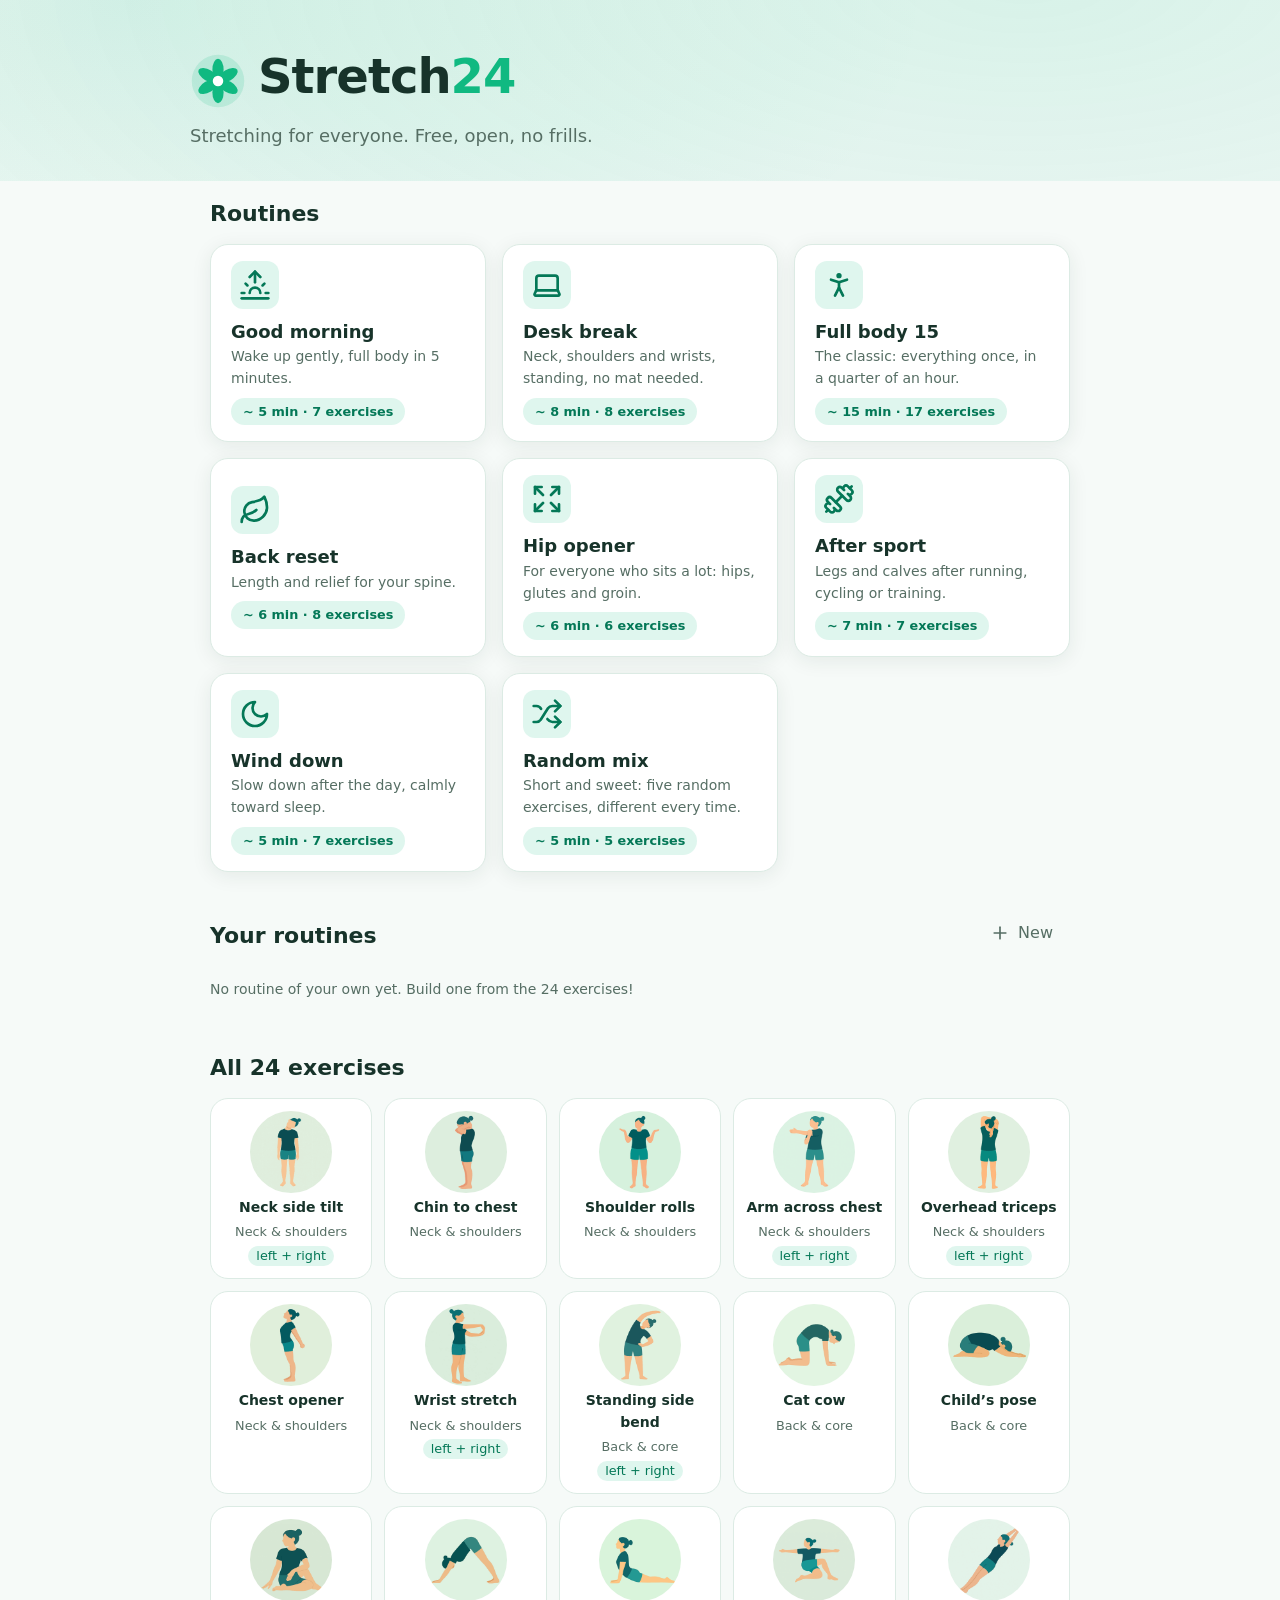
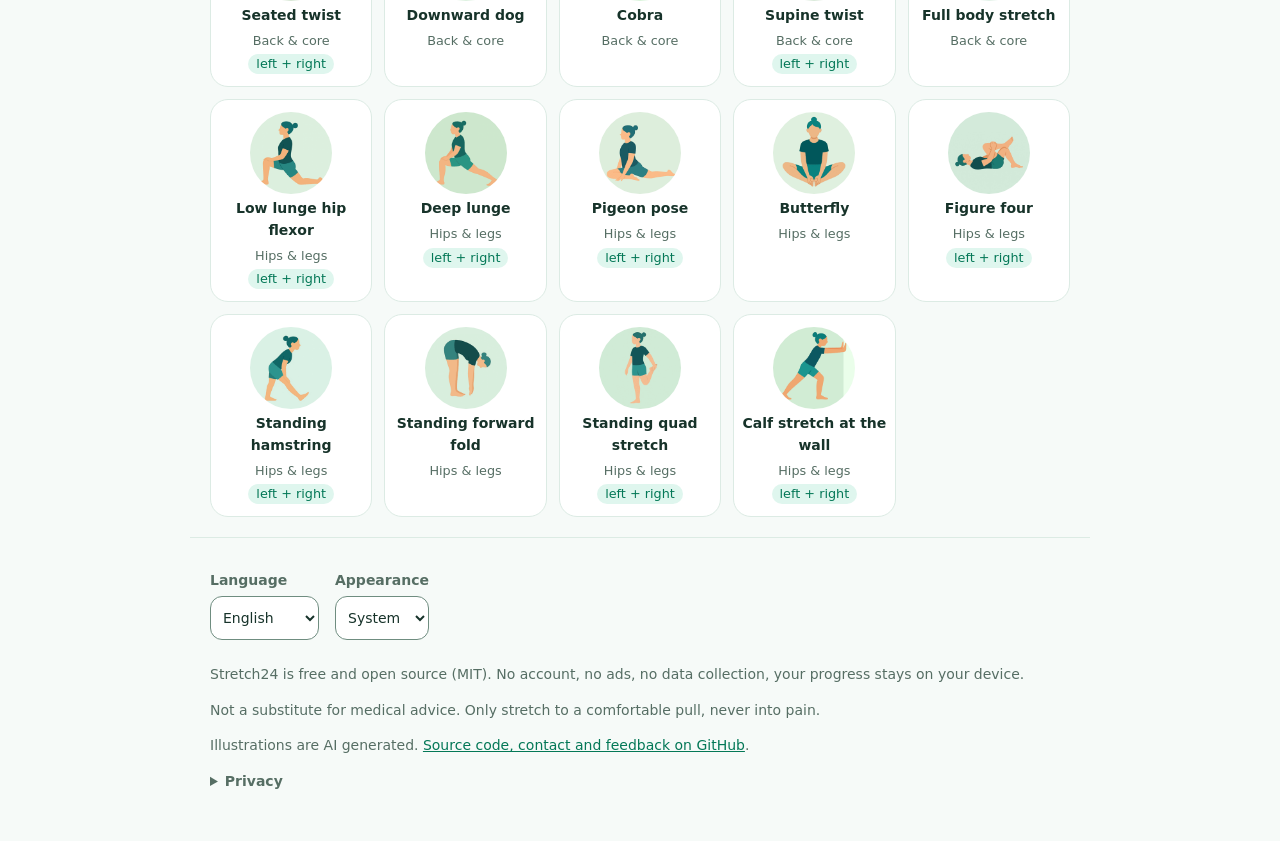
<file: index.html>
<!DOCTYPE html>
<!-- Statisch steht hier Englisch: Crawler ohne JS sehen so die Fassung mit
     der grössten Reichweite. Die App setzt Sprache, Titel und Description
     beim Start passend zur Nutzersprache (assets/i18n.js). -->
<html lang="en">
<head>
  <meta charset="UTF-8">
  <meta name="viewport" content="width=device-width, initial-scale=1.0, viewport-fit=cover">
  <meta http-equiv="Content-Security-Policy" content="default-src 'self'; script-src 'self'; style-src 'self'; img-src 'self'; connect-src 'self'; base-uri 'none'; form-action 'none'; object-src 'none'">
  <meta name="referrer" content="no-referrer">
  <meta name="description" content="Stretch24 – 24 guided stretching exercises, completely free. No account, no ads, works offline.">
  <meta name="color-scheme" content="light dark">
  <meta name="theme-color" media="(prefers-color-scheme: light)" content="#10b981">
  <meta name="theme-color" media="(prefers-color-scheme: dark)" content="#0d1614">
  <title>Stretch24 · Stretching for everyone. Free.</title>
  <link rel="canonical" href="https://xenofex7.github.io/stretch24/">
  <meta property="og:title" content="Stretch24 · Stretching for everyone. Free.">
  <meta property="og:description" content="24 guided stretching exercises, completely free. No account, no ads, works offline.">
  <meta property="og:type" content="website">
  <meta property="og:url" content="https://xenofex7.github.io/stretch24/">
  <meta property="og:image" content="https://xenofex7.github.io/stretch24/assets/og-image.png">
  <meta property="og:image:width" content="1200">
  <meta property="og:image:height" content="630">
  <meta property="og:image:alt" content="Stretch24 logo with tagline: Stretching for everyone. Free, open, no frills.">
  <meta property="og:site_name" content="Stretch24">
  <meta property="og:locale" content="en_US">
  <meta property="og:locale:alternate" content="de_CH">
  <meta property="og:locale:alternate" content="fr_FR">
  <meta property="og:locale:alternate" content="it_IT">
  <meta property="og:locale:alternate" content="es_ES">
  <meta property="og:locale:alternate" content="pt_PT">
  <meta name="twitter:card" content="summary_large_image">
  <meta name="twitter:title" content="Stretch24 · Stretching for everyone. Free.">
  <meta name="twitter:description" content="24 guided stretching exercises, completely free. No account, no ads, works offline.">
  <meta name="twitter:image" content="https://xenofex7.github.io/stretch24/assets/og-image.png">
  <meta name="mobile-web-app-capable" content="yes">
  <meta name="apple-mobile-web-app-capable" content="yes">
  <meta name="apple-mobile-web-app-status-bar-style" content="default">
  <meta name="apple-mobile-web-app-title" content="Stretch24">
  <link rel="manifest" href="manifest.webmanifest">
  <link rel="icon" href="icon.svg" type="image/svg+xml">
  <link rel="apple-touch-icon" href="icon-180.png">
  <link rel="stylesheet" href="assets/style.css">
  <script type="application/ld+json">
  {
    "@context": "https://schema.org",
    "@type": "WebApplication",
    "name": "Stretch24",
    "url": "https://xenofex7.github.io/stretch24/",
    "description": "24 guided stretching exercises, completely free. No account, no ads, works offline.",
    "applicationCategory": "HealthApplication",
    "operatingSystem": "Any",
    "inLanguage": ["de", "en", "fr", "it", "es", "pt"],
    "offers": { "@type": "Offer", "price": "0", "priceCurrency": "CHF" },
    "license": "https://github.com/xenofex7/stretch24/blob/main/LICENSE"
  }
  </script>
</head>
<body>

  <a class="skip-link" href="#main" data-i18n="skip">Skip to content</a>

  <main id="main">

    <!-- ===== Home ===== -->
    <section id="view-home" class="view active" tabindex="-1" data-i18n-aria="homeAria" aria-label="Overview">
      <header class="hero">
        <div class="hero-inner">
          <div class="logo-row">
            <svg class="logo" viewBox="0 0 64 64" aria-hidden="true">
              <circle cx="32" cy="32" r="30" fill="var(--accent)" opacity="0.15"/>
              <g fill="var(--accent)">
                <ellipse cx="32" cy="19" rx="6.4" ry="12.5"/>
                <ellipse cx="32" cy="19" rx="6.4" ry="12.5" transform="rotate(60 32 32)"/>
                <ellipse cx="32" cy="19" rx="6.4" ry="12.5" transform="rotate(120 32 32)"/>
                <ellipse cx="32" cy="19" rx="6.4" ry="12.5" transform="rotate(180 32 32)"/>
                <ellipse cx="32" cy="19" rx="6.4" ry="12.5" transform="rotate(240 32 32)"/>
                <ellipse cx="32" cy="19" rx="6.4" ry="12.5" transform="rotate(300 32 32)"/>
              </g>
              <circle cx="32" cy="32" r="6" fill="var(--surface)"/>
            </svg>
            <h1>Stretch<span class="accent">24</span></h1>
          </div>
          <p class="tagline" data-i18n="tagline">Stretching for everyone. Free, open, no frills.</p>
          <div class="streak-bar" id="streak-bar" hidden>
            <span id="streak-flame"></span>
            <span id="streak-text"></span>
          </div>
        </div>
      </header>

      <section class="section">
        <h2 data-i18n="routines">Routines</h2>
        <div id="routine-list" class="card-grid"></div>
      </section>

      <section class="section">
        <div class="section-head">
          <h2 data-i18n="customRoutines">Your routines</h2>
          <button class="btn btn-ghost btn-with-icon" id="btn-new-routine"><span data-i18n="newRoutine">New</span></button>
        </div>
        <div id="custom-routine-list" class="card-grid"></div>
        <p id="custom-empty" class="muted" data-i18n="customEmpty" data-i18n-n="24">No routine of your own yet. Build one from the 24 exercises!</p>
      </section>

      <section class="section">
        <h2 data-i18n="allExercises" data-i18n-n="24">All 24 exercises</h2>
        <div id="exercise-list" class="exercise-grid"></div>
      </section>

      <footer class="footer">
        <div class="footer-settings">
          <label class="setting">
            <span data-i18n="langLabel">Language</span>
            <select class="setting-select" id="lang-select">
              <option value="de">Deutsch</option>
              <option value="en">English</option>
              <option value="fr">Français</option>
              <option value="it">Italiano</option>
              <option value="es">Español</option>
              <option value="pt">Português</option>
            </select>
          </label>
          <label class="setting">
            <span data-i18n="themeLabel">Appearance</span>
            <select class="setting-select" id="theme-select">
              <option value="system" data-i18n="themeSystem">System</option>
              <option value="light" data-i18n="themeLight">Light</option>
              <option value="dark" data-i18n="themeDark">Dark</option>
            </select>
          </label>
        </div>
        <p data-i18n="footerFree">Stretch24 is free and open source (MIT). No account, no ads, no data collection, your progress stays on your device.</p>
        <p class="muted" data-i18n="footerMedical">Not a substitute for medical advice. Only stretch to a comfortable pull, never into pain.</p>
        <p class="muted"><span data-i18n="footerAi">Illustrations are AI generated.</span> <a href="https://github.com/xenofex7/stretch24" data-i18n="footerSource">Source code, contact and feedback on GitHub</a>.</p>
        <details class="privacy">
          <summary data-i18n="privacy">Privacy</summary>
          <ul>
            <li data-i18n="privacyLocal">All usage data (your routines, streak, stats, sound setting) stays in your browser as localStorage and is never transmitted. To delete it, simply clear this site’s browser data.</li>
            <li data-i18n="privacyNoTracking">No tracking, no cookies, no ads, no accounts, no external services.</li>
            <li><span data-i18n="privacyHosting">Hosted on GitHub Pages (GitHub Inc., USA). For technical reasons GitHub logs your IP address and browser identifier when the page is loaded, see</span> <a href="https://docs.github.com/site-policy/privacy-policies/github-general-privacy-statement" data-i18n="privacyHostingLink">GitHub Privacy Statement</a>.</li>
            <li><span data-i18n="privacyContact">Questions or requests:</span> <a href="https://github.com/xenofex7/stretch24/issues" data-i18n="privacyContactLink">GitHub Issues</a>.</li>
          </ul>
        </details>
      </footer>
    </section>

    <!-- ===== Player ===== -->
    <section id="view-player" class="view" tabindex="-1" data-i18n-aria="playerAria" aria-label="Exercise player">
      <div class="player">
        <div class="player-top">
          <button class="btn btn-ghost" id="btn-quit" data-i18n-aria="quit" aria-label="Quit"></button>
          <div class="player-progress" id="player-progress"></div>
          <button class="btn btn-ghost" id="btn-sound" data-i18n-aria="soundToggle" aria-label="Sound on/off"></button>
        </div>

        <div class="player-stage">
          <div class="pose-wrap">
            <svg id="ring" class="ring" viewBox="0 0 260 260" aria-hidden="true">
              <circle class="ring-bg" cx="130" cy="130" r="120"/>
              <circle class="ring-fg" id="ring-fg" cx="130" cy="130" r="120"/>
            </svg>
            <div class="pose" id="pose-figure"></div>
            <div class="countdown" id="countdown" role="timer" data-i18n-aria="countdownAria" aria-label="Seconds remaining">0</div>
          </div>
          <div class="side-badge" id="side-badge" hidden></div>
          <h1 class="player-title" id="player-title">…</h1>
          <p class="player-hint" id="player-hint"></p>
          <p class="visually-hidden" role="status" id="player-announce"></p>
        </div>

        <div class="player-controls">
          <button class="btn btn-round" id="btn-prev" data-i18n-aria="prev" aria-label="Previous"></button>
          <button class="btn btn-round btn-big" id="btn-pause" data-i18n-aria="pause" aria-label="Pause"></button>
          <button class="btn btn-round" id="btn-next" data-i18n-aria="next" aria-label="Next"></button>
        </div>
        <p class="player-next muted" id="player-next"></p>
      </div>
    </section>

    <!-- ===== Fertig ===== -->
    <section id="view-done" class="view" tabindex="-1" data-i18n-aria="doneAria" aria-label="Session complete">
      <div class="done-screen">
        <div class="done-icon" id="done-icon"></div>
        <h1 data-i18n="doneTitle">Done!</h1>
        <p id="done-summary"></p>
        <p id="done-streak" class="done-streak"></p>
        <button class="btn btn-primary" id="btn-done-home" data-i18n="doneBack">Back to overview</button>
      </div>
    </section>

    <!-- ===== Routinen-Builder ===== -->
    <section id="view-builder" class="view" tabindex="-1" data-i18n-aria="builderAria" aria-label="Create your own routine">
      <div class="builder">
        <div class="builder-head">
          <button class="btn btn-ghost btn-with-icon" id="btn-builder-back"><span data-i18n="builderBack">Back</span></button>
          <h1 data-i18n="builderTitle">Your routine</h1>
        </div>
        <label class="field">
          <span data-i18n="builderName">Name</span>
          <input type="text" id="builder-name" maxlength="40" data-i18n-placeholder="builderNamePlaceholder" placeholder="e.g. My evening routine">
        </label>
        <label class="field">
          <span><span data-i18n="builderSecs">Seconds per exercise:</span> <strong id="builder-secs-label">30</strong></span>
          <input type="range" id="builder-secs" min="15" max="90" step="5" value="30">
        </label>
        <p class="muted" data-i18n="builderHint">Tap exercises to select them, the order follows your selection.</p>
        <div id="builder-exercises" class="exercise-grid selectable"></div>
        <div class="builder-foot">
          <span id="builder-summary" class="muted"></span>
          <button class="btn btn-primary" id="btn-builder-save" data-i18n="builderSave" disabled>Save</button>
        </div>
      </div>
    </section>

  </main>

  <!-- ===== Übungs-Detail (Dialog) ===== -->
  <dialog id="exercise-dialog" aria-labelledby="dialog-title">
    <div class="dialog-pose" id="dialog-pose"></div>
    <h2 id="dialog-title"></h2>
    <p id="dialog-desc"></p>
    <div class="dialog-actions">
      <button class="btn btn-ghost" id="dialog-close" data-i18n="dialogClose">Close</button>
      <button class="btn btn-primary" id="dialog-try">Try for 60 s</button>
    </div>
  </dialog>

  <script src="assets/icons.js" defer></script>
  <script src="assets/i18n.js" defer></script>
  <script src="assets/data.js" defer></script>
  <script src="assets/app.js" defer></script>
</body>
</html>
</file>
<file: assets/style.css>
/* ===== Stretch24 ===== */
:root {
  /* Farbwerte stehen als light-dark(hell, dunkel) nur einmal da. Welche
   * Hälfte gilt, entscheidet color-scheme - per Voreinstellung das System,
   * sonst die Wahl im Footer (data-theme, gesetzt von app.js). */
  color-scheme: light dark;
  --accent: light-dark(#10b981, #34d399);
  --accent-soft: light-dark(#10b98122, #34d39922);
  --accent-strong: light-dark(#047857, #6ee7b7);
  --accent-ink: #05281c;   /* Text auf Akzent-Flächen, dunkel genug für AA in beiden Themes */
  --danger: light-dark(#e11d48, #fb7185);
  --bg: light-dark(#f6faf8, #0d1614);
  --surface: light-dark(#ffffff, #16211d);
  --text: light-dark(#17332a, #e5f2ec);
  --muted: light-dark(#566e64, #8aa79b);
  --border: light-dark(#dcebe4, #223730);
  --border-strong: light-dark(#6f8d80, #8aa79b); /* Formularfelder: mind. 3:1 gegen die Fläche */
  --shadow: 0 4px 20px light-dark(rgba(23, 51, 42, 0.08), rgba(0, 0, 0, 0.35));

  /* Abstände: 4-px-Raster, die Zahl im Namen ist der Faktor (space-3 = 12 px). */
  --space-1: 0.25rem;
  --space-2: 0.5rem;
  --space-3: 0.75rem;
  --space-4: 1rem;
  --space-5: 1.25rem;
  --space-6: 1.5rem;
  --space-8: 2rem;
  --space-12: 3rem;

  /* Schriftgrössen: modulare Skala, Basis 1rem. Kleiner als --text-xs wird
   * nichts gesetzt (Lesbarkeit auf kleinen Displays). */
  --text-xs: 0.8rem;
  --text-sm: 0.875rem;
  --text-base: 1rem;
  --text-md: 1.125rem;
  --text-lg: 1.375rem;
  --text-xl: 1.5rem;
  --text-2xl: 2rem;
  --text-hero: clamp(2rem, 6vw, 3rem);

  /* Radien: xs für Balken, md für Bedienelemente, lg für Flächen. */
  --radius-xs: 4px;
  --radius-sm: 8px;
  --radius-md: 12px;
  --radius-lg: 18px;
  --radius-pill: 999px;

  /* Maximale Lesebreite der Inhaltsspalte. */
  --width-content: 900px;
}

/* Feste Wahl aus dem Footer: schaltet zugleich das Chrome des Browsers
 * (Scrollbars, Formularfelder, Dialog-Defaults) auf das richtige Schema. */
:root[data-theme="light"] { color-scheme: light; }
:root[data-theme="dark"] { color-scheme: dark; }

* { box-sizing: border-box; }

[hidden] { display: none !important; }

/* Sichtbarer Fokus-Ring für Tastatur-Navigation */
:focus-visible {
  outline: 3px solid var(--accent-strong);
  outline-offset: 2px;
}

/* Nur für Screenreader sichtbar (Live-Ansagen im Player) */
.visually-hidden {
  position: absolute;
  width: 1px; height: 1px;
  margin: -1px; padding: 0; border: 0;
  clip-path: inset(50%);
  overflow: hidden;
  white-space: nowrap;
}

.skip-link {
  position: absolute; left: var(--space-3); top: var(--space-3);
  z-index: 10;
  background: var(--surface); color: var(--text);
  border: 1px solid var(--border-strong); border-radius: var(--radius-md);
  padding: var(--space-2) var(--space-4);
  transform: translateY(-200%);
}
.skip-link:focus { transform: none; }

/* Lucide-Icons (Inline-SVG, erben Farbe über currentColor) */
.icon {
  width: 1.25em; height: 1.25em;
  vertical-align: -0.25em;
  flex-shrink: 0;
}
.btn-with-icon { display: inline-flex; align-items: center; gap: var(--space-2); }
.btn-round .icon { width: 1.35rem; height: 1.35rem; vertical-align: middle; }
.btn-big .icon { width: 1.8rem; height: 1.8rem; }
.streak-bar .icon { color: var(--accent-strong); }

/* Illustrationen (assets/img): Bilder haben einen einfarbigen Mint-
 * Hintergrund und werden rund zugeschnitten. */
img.figure-img {
  width: 100%; height: 100%;
  object-fit: cover;
  border-radius: 50%;
  aspect-ratio: 1;
}
/* Rechte Seite: Figur spiegeln statt doppelt generieren.
 * Auf dem Container, damit die breathe-Animation (transform auf .figure)
 * nicht mit dem Spiegeln kollidiert. */
.pose.flip { transform: scaleX(-1); }

html { -webkit-text-size-adjust: 100%; }

body {
  margin: 0;
  font-family: system-ui, -apple-system, 'Segoe UI', Roboto, sans-serif;
  background: var(--bg);
  color: var(--text);
  line-height: 1.55;
}

h1, h2, h3 { line-height: 1.2; margin: 0 0 var(--space-2); }
.accent { color: var(--accent); }
.muted { color: var(--muted); font-size: var(--text-sm); }

.view { display: none; min-height: 100dvh; }
.view.active { display: block; }

/* ===== Hero ===== */
.hero {
  background:
    radial-gradient(1200px 500px at 80% -10%, var(--accent-soft), transparent),
    radial-gradient(800px 400px at 10% 0%, var(--accent-soft), transparent);
  padding: var(--space-12) var(--space-5) var(--space-8);
}
.hero-inner { max-width: var(--width-content); margin: 0 auto; }
.logo-row { display: flex; align-items: center; gap: var(--space-3); }
.logo { width: 56px; height: 56px; }
.hero h1 { font-size: var(--text-hero); letter-spacing: -0.02em; }
.tagline { font-size: var(--text-md); color: var(--muted); margin: var(--space-2) 0 0; }

.streak-bar {
  display: inline-flex; align-items: center; gap: var(--space-2);
  margin-top: var(--space-4); padding: var(--space-1) var(--space-3);
  background: var(--surface); border: 1px solid var(--border);
  border-radius: var(--radius-pill); box-shadow: var(--shadow);
  font-weight: 600;
}

/* ===== Sections ===== */
.section { max-width: var(--width-content); margin: 0 auto; padding: var(--space-5); }
.section h2 { font-size: var(--text-lg); margin-bottom: var(--space-4); }
.section-head { display: flex; justify-content: space-between; align-items: baseline; }

.card-grid {
  display: grid;
  grid-template-columns: repeat(auto-fill, minmax(250px, 1fr));
  gap: var(--space-4);
}

.routine-card {
  text-align: left;
  background: var(--surface);
  border: 1px solid var(--border);
  border-radius: var(--radius-lg);
  padding: var(--space-4) var(--space-5);
  box-shadow: var(--shadow);
  cursor: pointer;
  font: inherit; color: inherit;
  transition: transform 0.15s ease, border-color 0.15s ease;
  position: relative;
}
.routine-card:hover, .routine-card:focus-visible {
  transform: translateY(-2px);
  border-color: var(--accent);
}
.routine-card .routine-icon .icon {
  width: 2rem; height: 2rem;
  color: var(--accent-strong);
  background: var(--accent-soft);
  border-radius: var(--radius-md);
  padding: var(--space-2);
  box-sizing: content-box;
}
.routine-card .card-title { display: block; margin: var(--space-2) 0 var(--space-1); font-size: var(--text-md); font-weight: 700; line-height: 1.2; }
.routine-card .card-desc { display: block; margin: 0; color: var(--muted); font-size: var(--text-sm); }
.routine-card .meta { display: inline-block; margin-top: var(--space-2); font-size: var(--text-xs); font-weight: 600; color: var(--accent-strong); background: var(--accent-soft); padding: var(--space-1) var(--space-3); border-radius: var(--radius-pill); }

/* Eigene Routinen: Wrapper, damit der Löschen-Button kein Kind des
 * Karten-Buttons ist (verschachtelte Buttons sind ungültiges HTML). */
.routine-slot { position: relative; display: grid; }
.routine-slot .routine-card { width: 100%; height: 100%; }
.routine-slot .delete {
  position: absolute; top: var(--space-1); right: var(--space-1);
  border: none; background: none; color: var(--muted);
  cursor: pointer; width: 2.75rem; height: 2.75rem; border-radius: var(--radius-sm);
  display: grid; place-items: center;
}
.routine-slot .delete .icon { width: 1.1rem; height: 1.1rem; vertical-align: middle; }
.routine-slot .delete:hover { color: var(--danger); background: var(--accent-soft); }

/* ===== Exercise grid ===== */
.exercise-grid {
  display: grid;
  grid-template-columns: repeat(auto-fill, minmax(140px, 1fr));
  gap: var(--space-3);
}
.exercise-card {
  display: flex;
  flex-direction: column;
  align-items: center;
  justify-content: flex-start;
  background: var(--surface);
  border: 1px solid var(--border);
  border-radius: var(--radius-lg);
  padding: var(--space-3) var(--space-2);
  text-align: center;
  cursor: pointer;
  font: inherit; color: inherit;
  transition: transform 0.15s ease, border-color 0.15s ease;
}
.exercise-card:hover, .exercise-card:focus-visible { transform: translateY(-2px); border-color: var(--accent); }
.exercise-card .figure { width: 82px; height: 82px; color: var(--text); }
.exercise-card .name { display: block; font-size: var(--text-sm); font-weight: 600; margin-top: var(--space-1); }
.exercise-card .cat { display: block; font-size: var(--text-xs); color: var(--muted); margin-top: var(--space-1); }
.exercise-card .sides-tag { display: inline-block; margin-top: var(--space-1); font-size: var(--text-xs); color: var(--accent-strong); background: var(--accent-soft); border-radius: var(--radius-pill); padding: 0 var(--space-2); }

.selectable .exercise-card { position: relative; }
.selectable .exercise-card.selected { border-color: var(--accent); background: var(--accent-soft); }
.selectable .exercise-card.selected::after {
  content: attr(data-order);
  position: absolute; top: var(--space-2); right: var(--space-2);
  background: var(--accent); color: var(--accent-ink);
  width: 1.5rem; height: 1.5rem; border-radius: 50%;
  display: grid; place-items: center;
  font-size: var(--text-xs); font-weight: 700;
}

/* ===== Buttons ===== */
.btn {
  font: inherit; cursor: pointer;
  border: 1px solid var(--border);
  background: var(--surface); color: var(--text);
  border-radius: var(--radius-md); padding: var(--space-2) var(--space-4);
  transition: transform 0.1s ease, background 0.15s ease;
}
.btn:active { transform: scale(0.97); }
a.btn { text-decoration: none; display: inline-block; }
.btn-primary { background: var(--accent); border-color: var(--accent); color: var(--accent-ink); font-weight: 600; }
.btn-primary:disabled { opacity: 0.45; cursor: not-allowed; }
.btn-ghost { background: transparent; border-color: transparent; color: var(--muted); }
.btn-ghost:hover { color: var(--text); }
.btn-round {
  width: 3.2rem; height: 3.2rem; border-radius: 50%;
  display: grid; place-items: center; font-size: var(--text-md);
  background: var(--surface); box-shadow: var(--shadow);
}
.btn-big { width: 4.4rem; height: 4.4rem; font-size: var(--text-xl); background: var(--accent); color: var(--accent-ink); border-color: var(--accent); }

/* ===== Player ===== */
#view-player { background: var(--bg); }
.player {
  max-width: 480px; margin: 0 auto; min-height: 100dvh;
  display: flex; flex-direction: column;
  padding: var(--space-4) var(--space-5) calc(var(--space-6) + env(safe-area-inset-bottom));
}
.player-top { display: flex; align-items: center; gap: var(--space-3); }
.player-progress { flex: 1; display: flex; gap: 4px; }
.player-progress .seg { flex: 1; height: 5px; border-radius: var(--radius-xs); background: var(--border); }
.player-progress .seg.done { background: var(--muted); }
.player-progress .seg.now { background: var(--accent-strong); }

.player-stage { flex: 1; display: flex; flex-direction: column; align-items: center; justify-content: center; text-align: center; }

.pose-wrap { position: relative; width: min(68vw, 300px); aspect-ratio: 1; }
.ring { width: 100%; height: 100%; transform: rotate(-90deg); }
.ring-bg { fill: none; stroke: var(--border); stroke-width: 10; }
.ring-fg {
  fill: none; stroke: var(--accent-strong); stroke-width: 10; stroke-linecap: round;
  stroke-dashoffset: 0; /* stroke-dasharray setzt app.js aus dem Radius (RING_CIRC) */
  transition: stroke-dashoffset 1s linear;
}
.ring-fg.no-anim { transition: none; }
.pose {
  position: absolute; inset: 14%;
  display: grid; place-items: center;
}
.pose .figure { width: 100%; height: 100%; color: var(--text); animation: breathe 4s ease-in-out infinite; }
@keyframes breathe {
  0%, 100% { transform: scale(1); }
  50% { transform: scale(1.04); }
}
.countdown {
  position: absolute; bottom: -6%; left: 50%; transform: translateX(-50%);
  background: var(--surface); border: 1px solid var(--border);
  border-radius: var(--radius-pill); padding: var(--space-1) var(--space-4);
  font-size: var(--text-xl); font-weight: 700; font-variant-numeric: tabular-nums;
  box-shadow: var(--shadow);
}
.side-badge {
  margin-top: var(--space-6);
  background: var(--accent); color: var(--accent-ink);
  font-weight: 700; font-size: var(--text-sm);
  border-radius: var(--radius-pill); padding: var(--space-1) var(--space-3);
  letter-spacing: 0.03em;
  display: inline-flex; align-items: center; gap: var(--space-1);
}
.side-badge .icon { width: 1.1em; height: 1.1em; vertical-align: middle; }
.player-title { font-size: var(--text-xl); margin-top: var(--space-6); }
.player-hint { color: var(--muted); font-size: var(--text-sm); max-width: 34ch; margin: var(--space-1) auto 0; }

.player-controls {
  display: flex; align-items: center; justify-content: center; gap: var(--space-6);
  margin-top: var(--space-4);
}
.player-next { text-align: center; margin: var(--space-4) 0 0; min-height: 1.3em; }

.paused .pose .figure { animation-play-state: paused; }
.resting .pose-wrap { opacity: 0.45; }

/* ===== Done ===== */
.done-screen {
  min-height: 100dvh; display: flex; flex-direction: column;
  align-items: center; justify-content: center; text-align: center;
  padding: var(--space-8); gap: var(--space-2);
}
.done-icon { animation: pop 0.5s ease; }
.done-icon .icon {
  width: 5rem; height: 5rem;
  color: var(--accent);
  background: var(--accent-soft);
  border-radius: 50%;
  padding: var(--space-4);
  box-sizing: content-box;
}
@keyframes pop { from { transform: scale(0); } to { transform: scale(1); } }
.done-screen h1 { font-size: var(--text-2xl); }
.done-streak { font-weight: 600; color: var(--accent-strong); }
.done-streak .icon { vertical-align: -0.22em; }
.done-screen .btn { margin-top: var(--space-4); }

/* ===== Builder ===== */
.builder { max-width: var(--width-content); margin: 0 auto; padding: var(--space-5); }
.builder-head { display: flex; align-items: center; gap: var(--space-2); margin-bottom: var(--space-4); }
.builder-head h1 { margin: 0; font-size: var(--text-lg); }
.field { display: block; margin-bottom: var(--space-4); }
.field span { display: block; font-size: var(--text-sm); font-weight: 600; margin-bottom: var(--space-1); }
.field input[type="text"] {
  width: 100%; font: inherit; color: inherit;
  background: var(--surface); border: 1px solid var(--border-strong);
  border-radius: var(--radius-md); padding: var(--space-2) var(--space-3);
}
.field input[type="range"] { width: 100%; height: 2.75rem; accent-color: var(--accent-strong); }
.builder-foot {
  position: sticky; bottom: 0;
  display: flex; align-items: center; justify-content: space-between; gap: var(--space-4);
  background: var(--bg); padding: var(--space-3) 0 calc(var(--space-3) + env(safe-area-inset-bottom));
  margin-top: var(--space-4); border-top: 1px solid var(--border);
}

/* ===== Dialog ===== */
dialog {
  border: 1px solid var(--border); border-radius: var(--radius-lg);
  background: var(--surface); color: var(--text);
  box-shadow: var(--shadow); padding: var(--space-6);
  max-width: min(92vw, 420px); text-align: center;
}
dialog::backdrop { background: rgba(10, 20, 16, 0.5); backdrop-filter: blur(3px); }
.dialog-pose .figure { width: 110px; height: 110px; color: var(--text); }
dialog h2 { margin-top: var(--space-2); font-size: var(--text-lg); }
dialog p { color: var(--muted); font-size: var(--text-sm); }
.dialog-actions { display: flex; justify-content: center; gap: var(--space-3); margin-top: var(--space-4); }

/* ===== Footer ===== */
.footer {
  max-width: var(--width-content); margin: 0 auto;
  padding: var(--space-8) var(--space-5) var(--space-12);
  border-top: 1px solid var(--border);
  font-size: var(--text-sm); color: var(--muted);
}
.footer a { color: var(--accent-strong); }
/* Sprache und Erscheinungsbild: bewusst unten, weil beides einmal
 * eingestellt und dann nicht mehr angefasst wird. */
.footer-settings { display: flex; flex-wrap: wrap; gap: var(--space-4); margin-bottom: var(--space-6); }
.setting { display: grid; gap: var(--space-1); font-weight: 600; }
.setting-select {
  font: inherit; font-size: var(--text-sm); font-weight: 400; color: var(--text);
  background: var(--surface); border: 1px solid var(--border-strong);
  border-radius: var(--radius-md); padding: var(--space-1) var(--space-2);
  min-height: 2.75rem; cursor: pointer;
}
.footer .privacy summary { cursor: pointer; font-weight: 600; }
.footer .privacy ul { margin: var(--space-2) 0 0; padding-left: var(--space-5); }
.footer .privacy li { margin-bottom: var(--space-1); }

@media (max-width: 480px) {
  .card-grid { grid-template-columns: 1fr 1fr; }
  .exercise-grid { grid-template-columns: repeat(auto-fill, minmax(110px, 1fr)); }
}

@media (prefers-reduced-motion: reduce) {
  *, *::before, *::after { animation: none !important; transition: none !important; }
}
</file>
